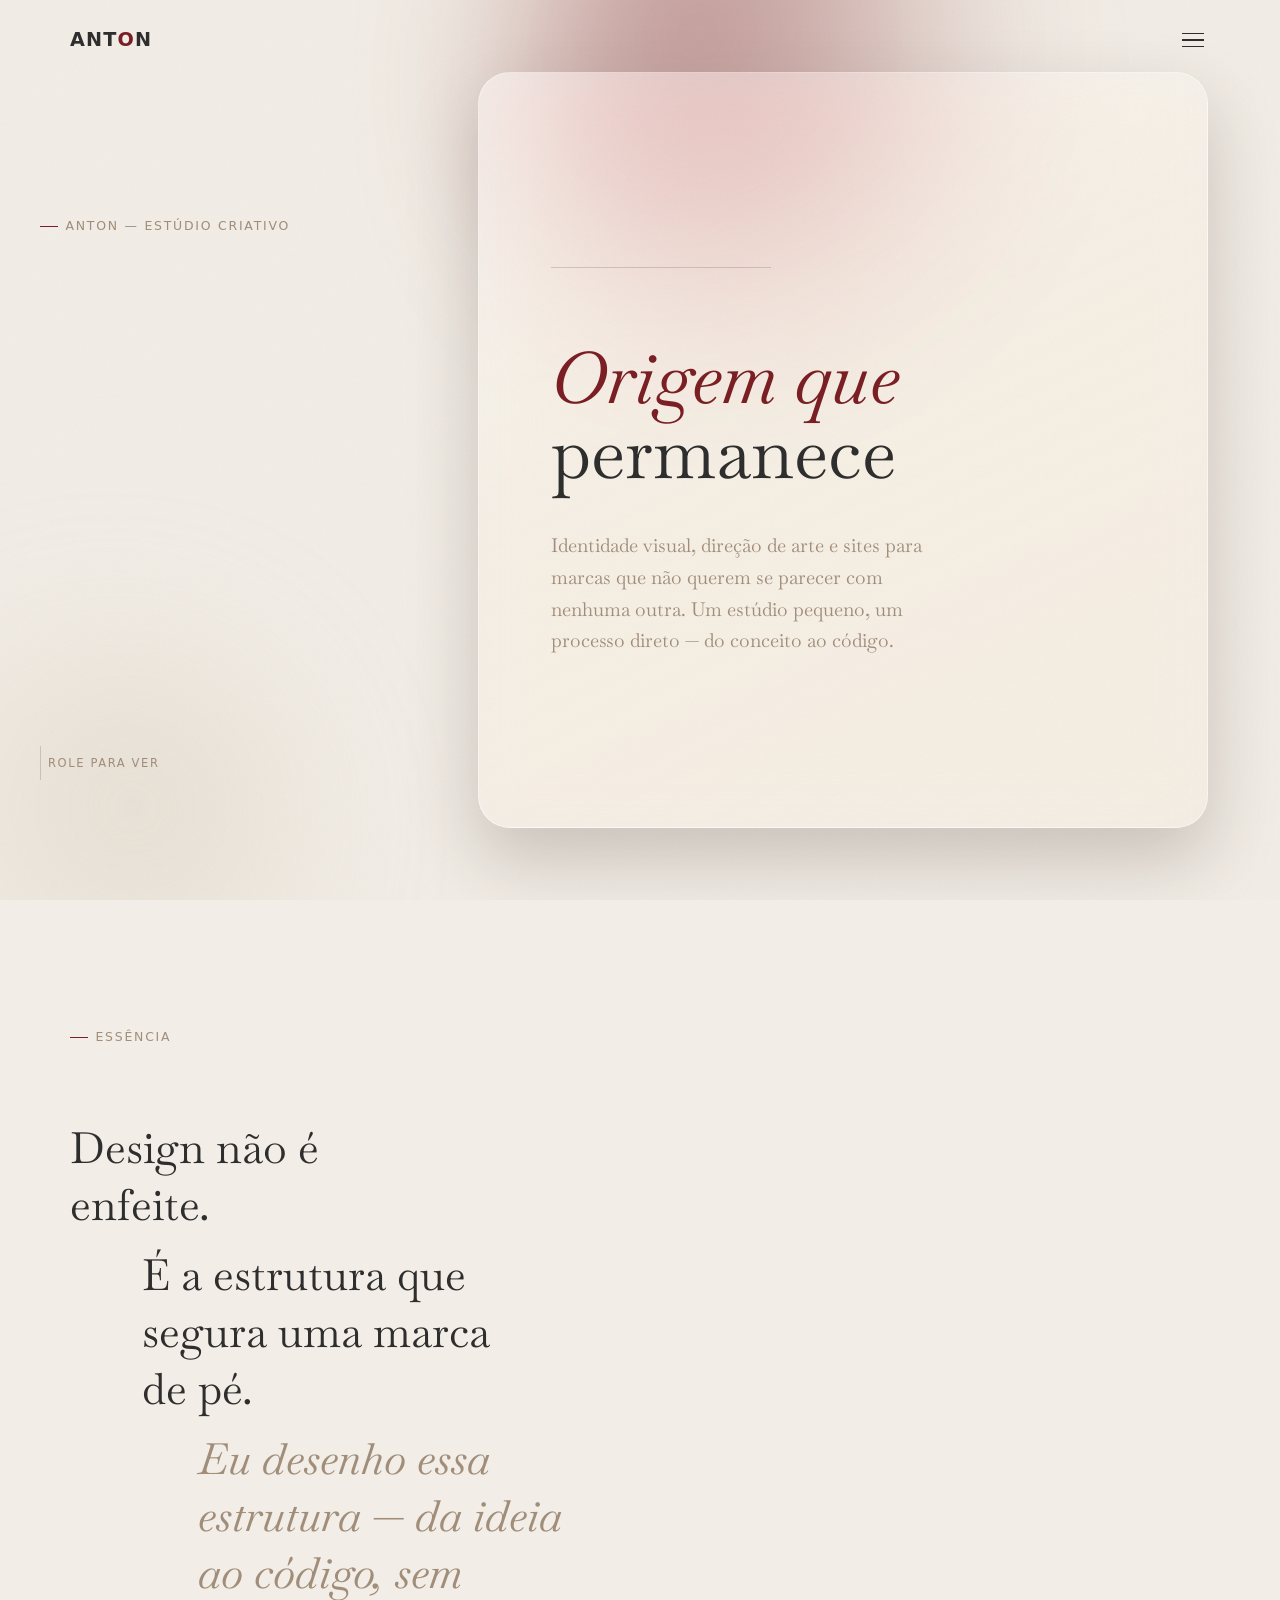
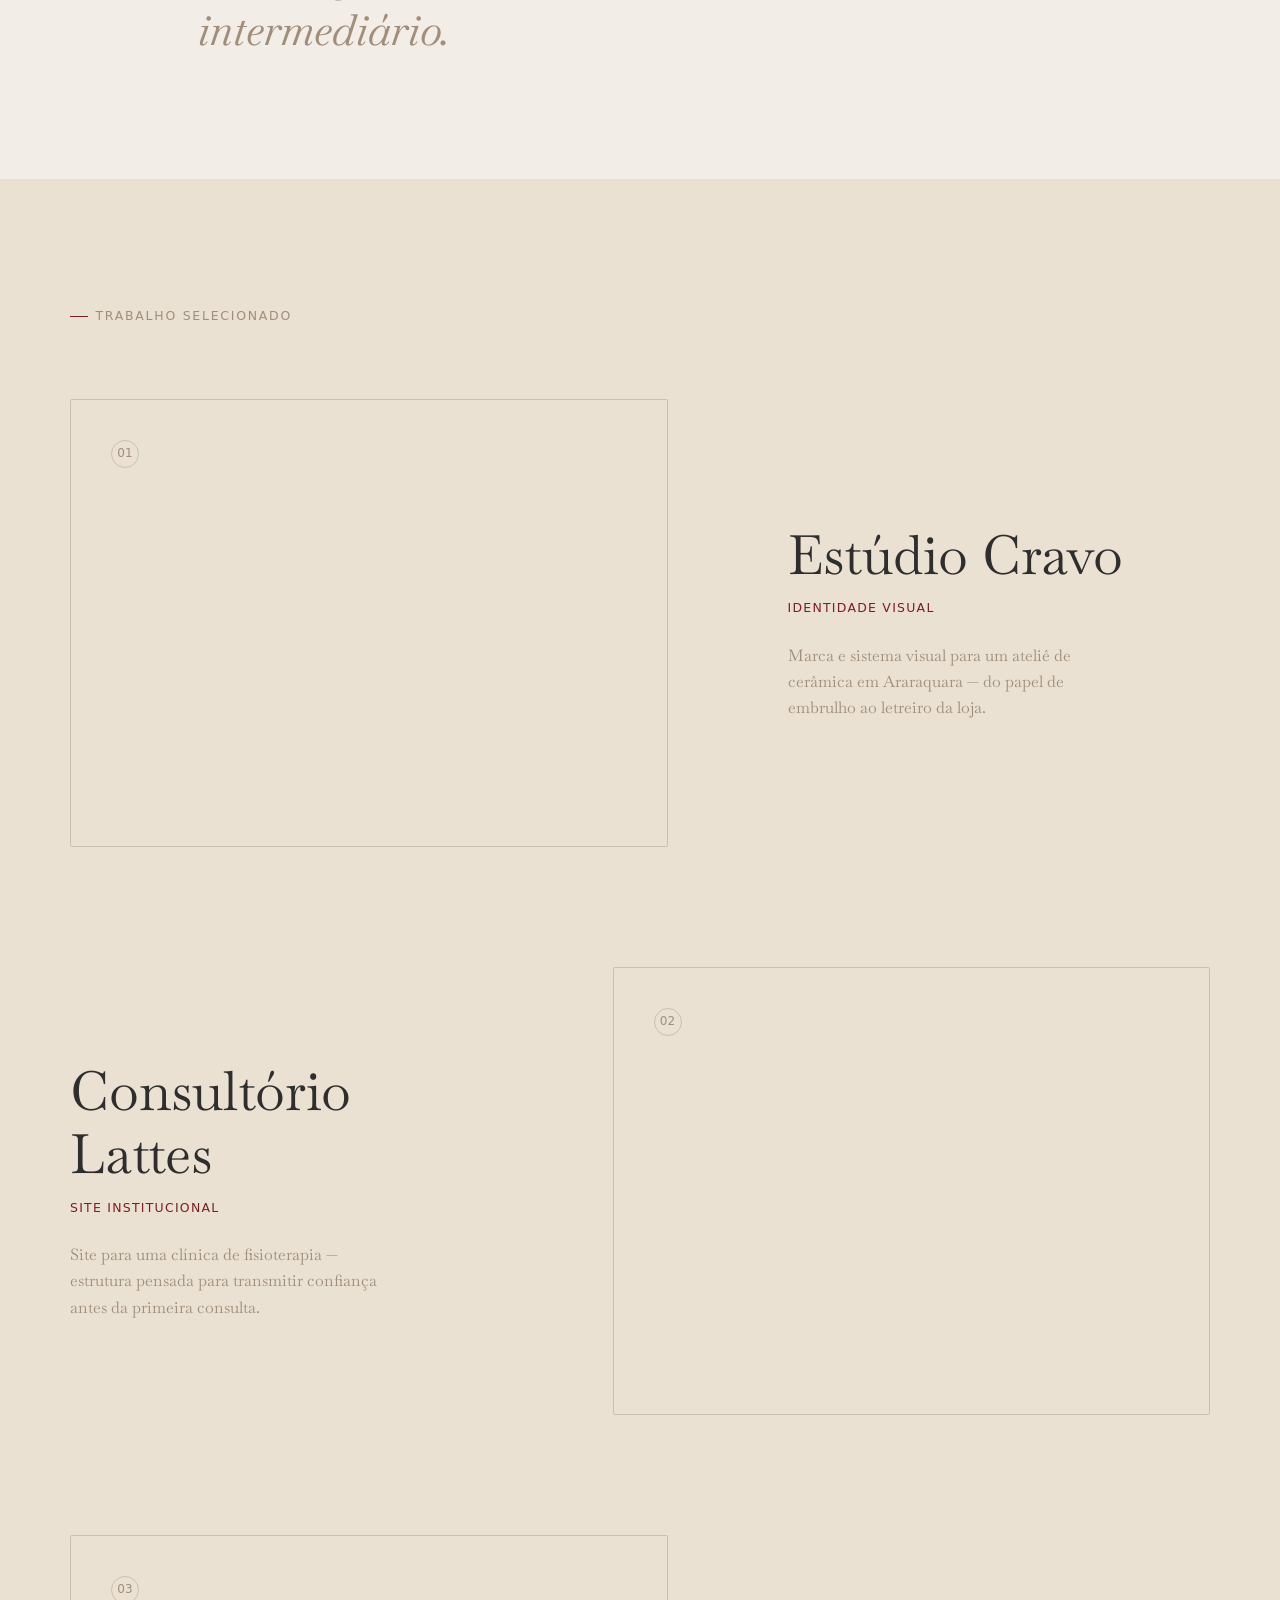
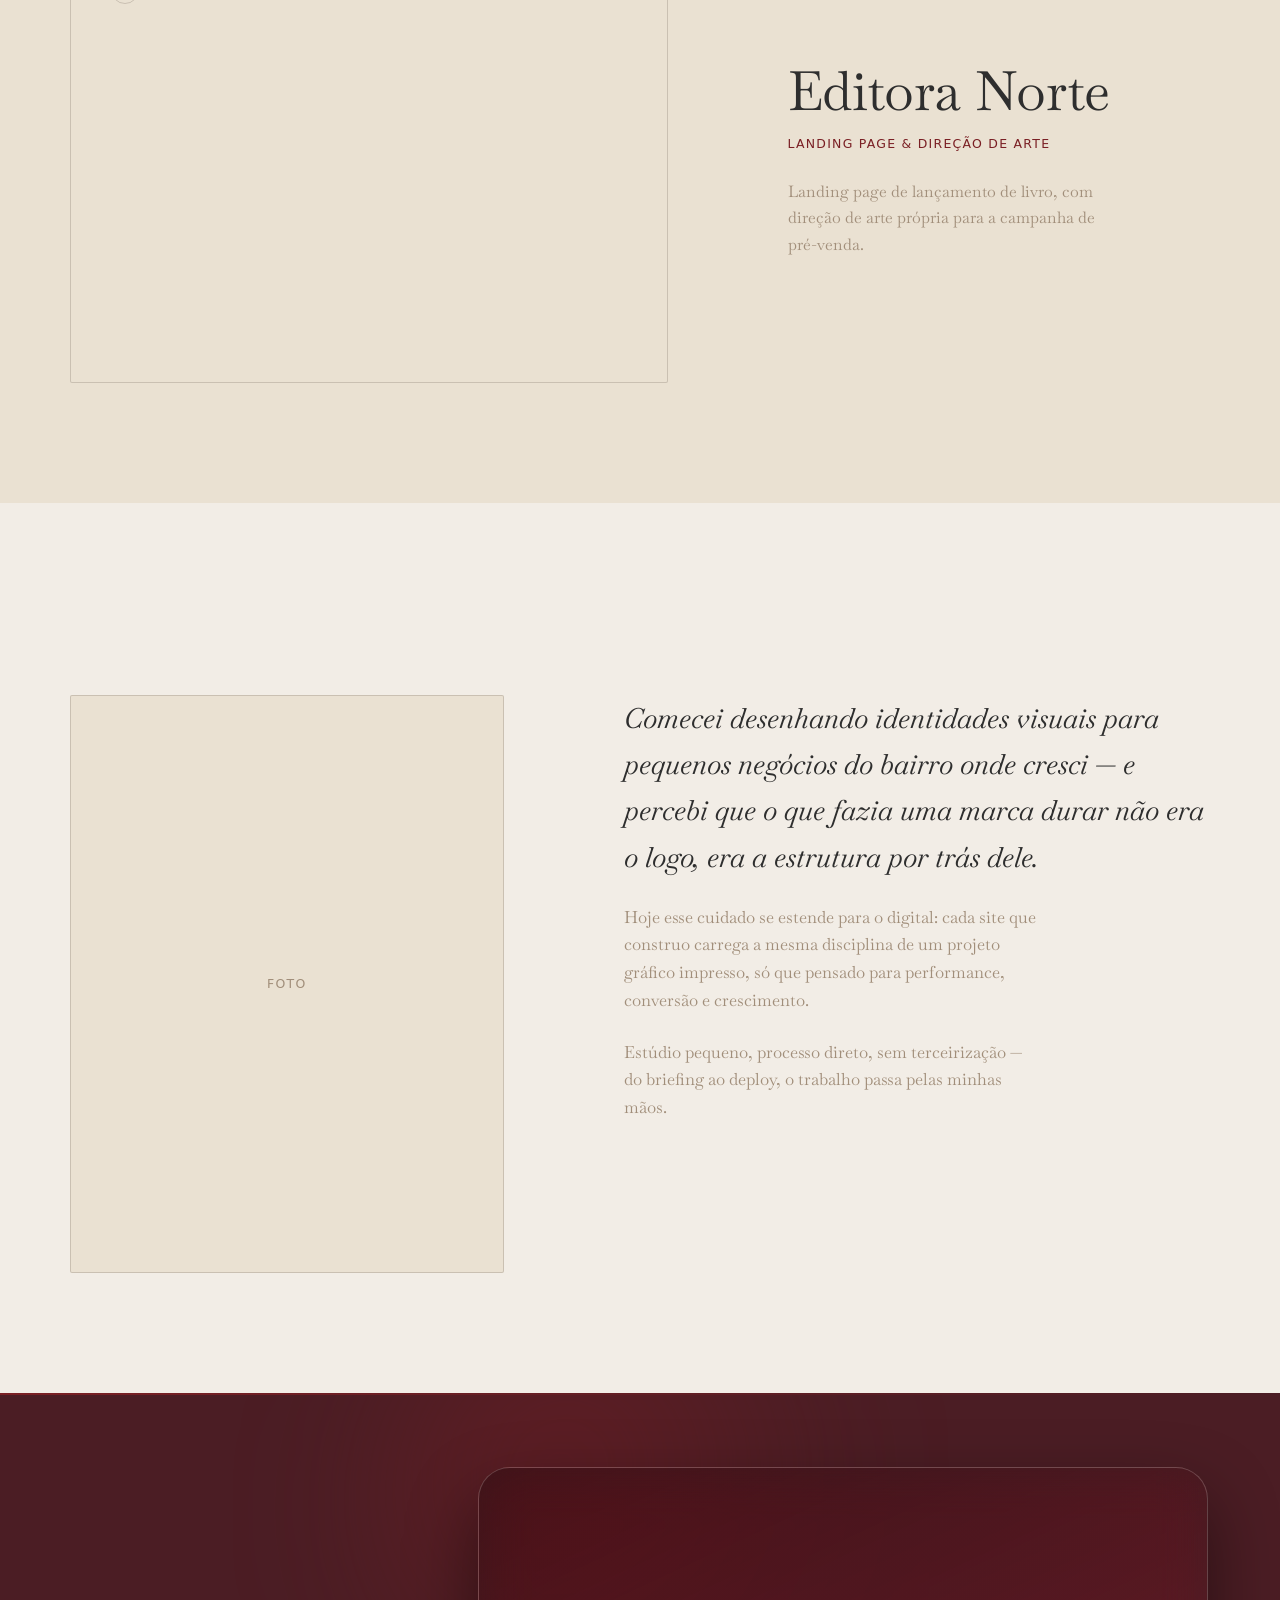
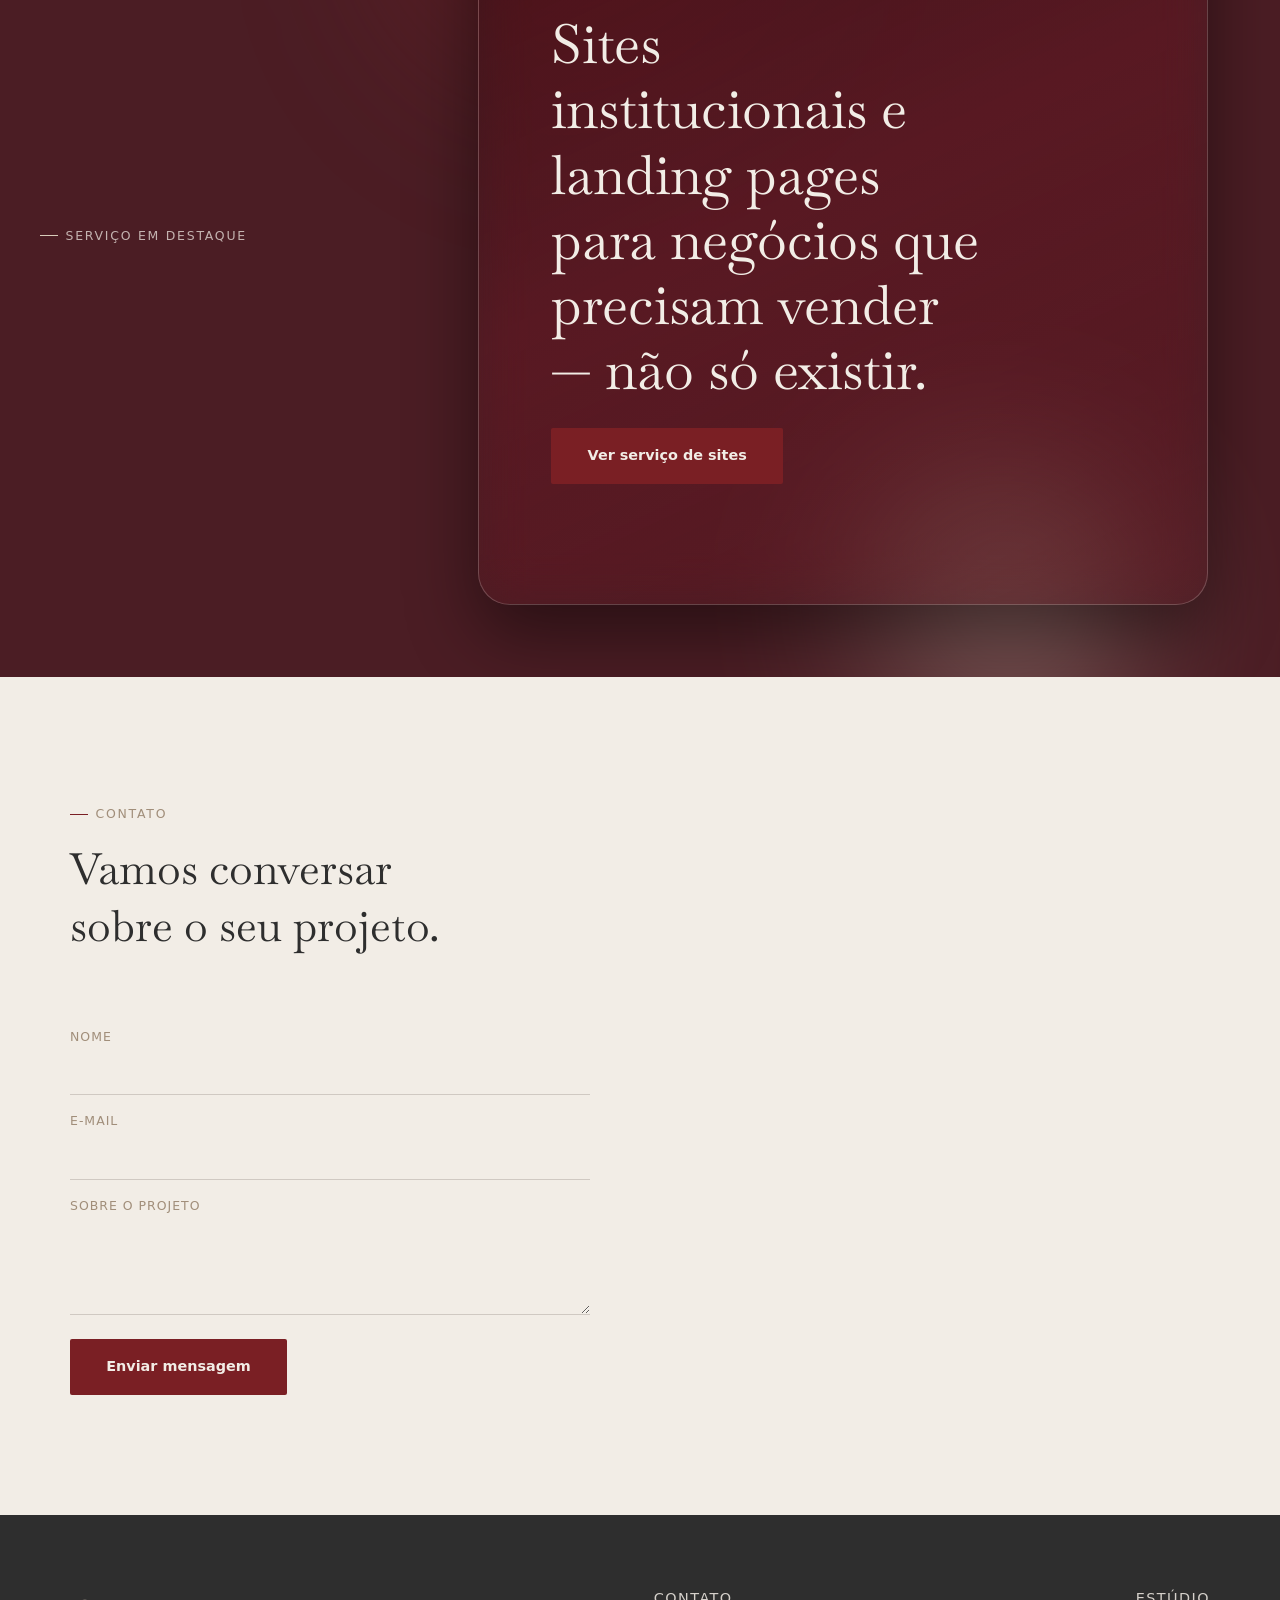
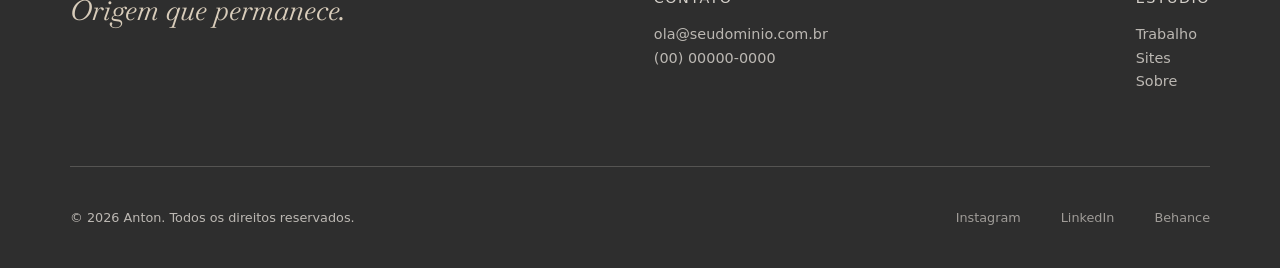
<file: index.html>
<!DOCTYPE html>
<html lang="pt-BR">
<head>
<meta charset="UTF-8">
<meta name="viewport" content="width=device-width, initial-scale=1.0">
<title>Anton — Estúdio Criativo</title>
<meta name="description" content="Anton, estúdio criativo: identidade visual, direção de arte e sites institucionais para marcas que não querem se parecer com nenhuma outra.">
<link rel="preconnect" href="https://fonts.googleapis.com">
<link rel="preconnect" href="https://fonts.gstatic.com" crossorigin>
<link rel="preconnect" href="https://api.fontshare.com">
<link href="https://fonts.googleapis.com/css2?family=Baskervville:ital,wght@0,400;1,400&display=swap" rel="stylesheet">
<link href="https://api.fontshare.com/v2/css?f[]=switzer@400,500,600,700&display=swap" rel="stylesheet">
<link rel="stylesheet" href="style.css?v=3">
</head>
<body>

<nav class="nav nav--overlay" id="nav">
  <div class="container nav__inner">
    <a href="#top" class="nav__logo">ANT<span>O</span>N</a>
    <div class="nav__menu" id="navMenu">
      <a class="nav__link" href="#trabalho">Trabalho</a>
      <a class="nav__link" href="#sobre">Sobre</a>
      <a class="nav__link" href="sites.html">Sites</a>
      <a class="nav__cta" href="#contato">Contato</a>
    </div>
    <button class="nav__toggle" id="navToggle" aria-label="Abrir menu" aria-expanded="false">
      <span></span><span></span><span></span>
    </button>
  </div>
</nav>

<header class="hero hero--vitrine" id="top">
  <div class="blob-field" aria-hidden="true">
    <span class="blob blob--vermelho" style="width:520px; height:520px; top:-160px; right:20%;"></span>
    <span class="blob blob--areia" style="width:400px; height:400px; bottom:-140px; left:-100px;"></span>
  </div>
  <div class="hero__frame">
    <span class="eyebrow">Anton — estúdio criativo</span>
    <span class="hero__scroll-inline">Role para ver</span>
  </div>
  <div class="vitrine glass-card reveal">
    <div class="thread hero__thread thread--draw"></div>
    <h1 class="hero__title"><em>Origem que</em> <strong>permanece</strong></h1>
    <p class="hero__lead">Identidade visual, direção de arte e sites para marcas que não querem se parecer com nenhuma outra. Um estúdio pequeno, um processo direto — do conceito ao código.</p>
  </div>
</header>

<section class="section" id="essencia">
  <div class="container">
    <span class="eyebrow">Essência</span>
    <div class="essencia__stack">
      <p class="essencia__line reveal">Design não é enfeite.</p>
      <p class="essencia__line reveal">É a estrutura que segura uma marca de pé.</p>
      <p class="essencia__line essencia__line--muted reveal">Eu desenho essa estrutura — da ideia ao código, sem intermediário.</p>
    </div>
  </div>
</section>

<section class="section section--soft" id="trabalho">
  <div class="container">
    <span class="eyebrow">Trabalho selecionado</span>
    <div class="work__rows">
      <article class="work__row reveal">
        <div class="work__card glass">
          <span class="work__mark">01</span>
        </div>
        <div class="work__text">
          <h3 class="work__title">Estúdio Cravo</h3>
          <span class="work__type">Identidade visual</span>
          <p class="work__desc">Marca e sistema visual para um ateliê de cerâmica em Araraquara — do papel de embrulho ao letreiro da loja.</p>
        </div>
      </article>
      <article class="work__row reveal">
        <div class="work__card glass">
          <span class="work__mark">02</span>
        </div>
        <div class="work__text">
          <h3 class="work__title">Consultório Lattes</h3>
          <span class="work__type">Site institucional</span>
          <p class="work__desc">Site para uma clínica de fisioterapia — estrutura pensada para transmitir confiança antes da primeira consulta.</p>
        </div>
      </article>
      <article class="work__row reveal">
        <div class="work__card glass">
          <span class="work__mark">03</span>
        </div>
        <div class="work__text">
          <h3 class="work__title">Editora Norte</h3>
          <span class="work__type">Landing page &amp; direção de arte</span>
          <p class="work__desc">Landing page de lançamento de livro, com direção de arte própria para a campanha de pré-venda.</p>
        </div>
      </article>
    </div>
  </div>
</section>

<section class="section" id="sobre">
  <div class="container about__grid">
    <div class="about__photo glass">Foto</div>
    <div class="about__body">
      <p class="reveal">Comecei desenhando identidades visuais para pequenos negócios do bairro onde cresci — e percebi que o que fazia uma marca durar não era o logo, era a estrutura por trás dele.</p>
      <p class="reveal">Hoje esse cuidado se estende para o digital: cada site que construo carrega a mesma disciplina de um projeto gráfico impresso, só que pensado para performance, conversão e crescimento.</p>
      <p class="reveal">Estúdio pequeno, processo direto, sem terceirização — do briefing ao deploy, o trabalho passa pelas minhas mãos.</p>
    </div>
  </div>
</section>

<div class="thread thread--shift"></div>

<section class="section--vinho cta-band">
  <div class="blob-field" aria-hidden="true">
    <span class="blob blob--vermelho" style="width:460px; height:460px; top:-100px; left:30%;"></span>
    <span class="blob blob--areia" style="width:340px; height:340px; bottom:-120px; right:10%;"></span>
  </div>
  <div class="cta-band__frame">
    <span class="eyebrow">Serviço em destaque</span>
  </div>
  <div class="cta-band__panel glass-card glass-card--dark reveal">
    <h2 class="cta-band__title">Sites institucionais e landing pages para negócios que precisam vender — não só existir.</h2>
    <a class="btn btn--accent" style="margin-top:1.5rem; align-self:flex-start;" href="sites.html">Ver serviço de sites</a>
  </div>
</section>

<section class="section" id="contato">
  <div class="container">
    <span class="eyebrow">Contato</span>
    <h2 style="margin-top:1rem; max-width:20ch; font-family:var(--font-voice); font-size:clamp(1.6rem, 3.4vw, 2.7rem); font-weight:400; color:var(--heading); line-height:1.32;">Vamos conversar sobre o seu projeto.</h2>
    <form class="form-grid" id="contactForm">
      <div class="field">
        <label for="name">Nome</label>
        <input type="text" id="name" name="name" required>
      </div>
      <div class="field">
        <label for="email">E-mail</label>
        <input type="email" id="email" name="email" required>
      </div>
      <div class="field">
        <label for="message">Sobre o projeto</label>
        <textarea id="message" name="message" required></textarea>
      </div>
      <button type="submit" class="btn btn--accent" style="justify-self:flex-start; margin-top:0.5rem;">Enviar mensagem</button>
    </form>
  </div>
</section>

<footer class="footer">
  <div class="container">
    <div class="footer__top">
      <div>
        <p class="footer__signature">Origem que permanece.</p>
      </div>
      <div class="footer__contact">
        <p class="footer__col-title">Contato</p>
        <p><a href="mailto:ola@seudominio.com.br">ola@seudominio.com.br</a></p>
        <p><a href="tel:+5500000000000">(00) 00000-0000</a></p>
      </div>
      <div class="footer__contact">
        <p class="footer__col-title">Est&uacute;dio</p>
        <p><a href="#trabalho">Trabalho</a></p>
        <p><a href="sites.html">Sites</a></p>
        <p><a href="#sobre">Sobre</a></p>
      </div>
    </div>
    <div class="footer__bottom">
      <span>&copy; <span id="year"></span> Anton. Todos os direitos reservados.</span>
      <div class="footer__socials">
        <a href="#">Instagram</a>
        <a href="#">LinkedIn</a>
        <a href="#">Behance</a>
      </div>
    </div>
  </div>
</footer>

<script src="script.js"></script>
</body>
</html>
</file>
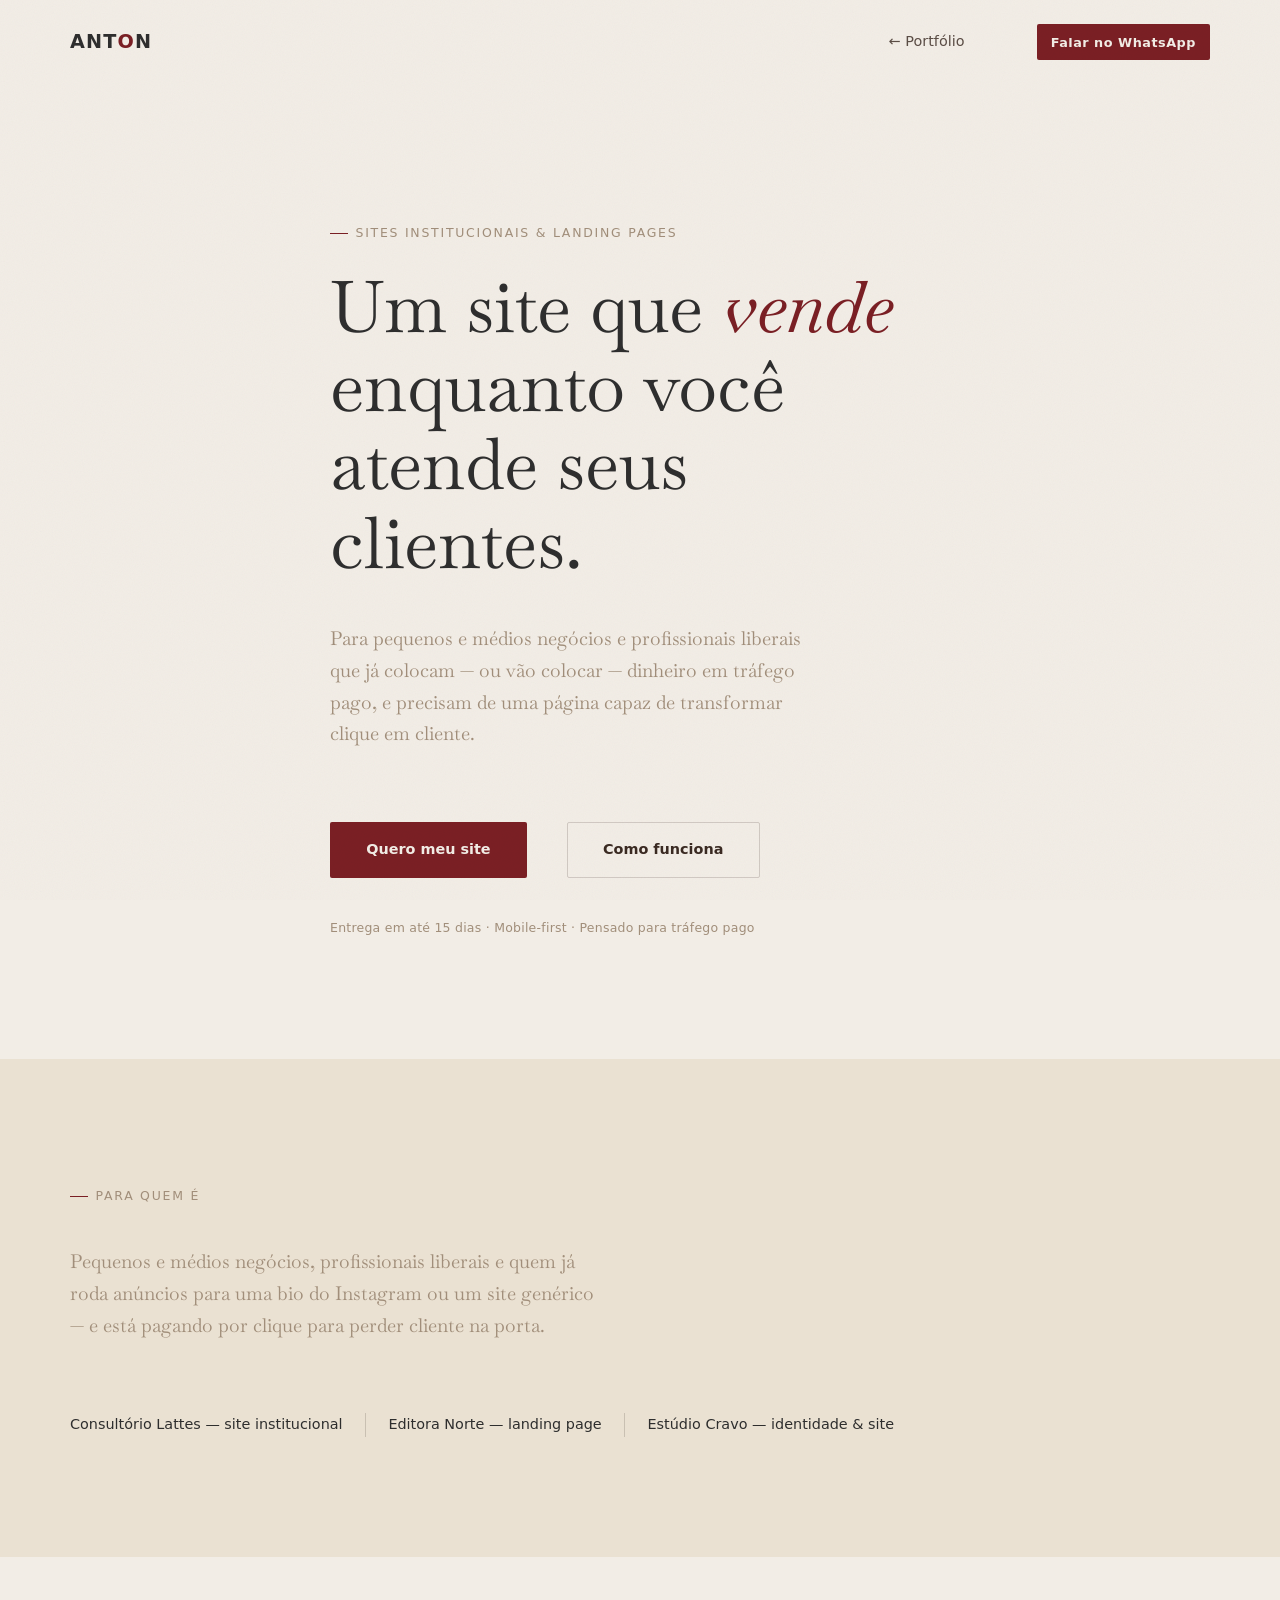
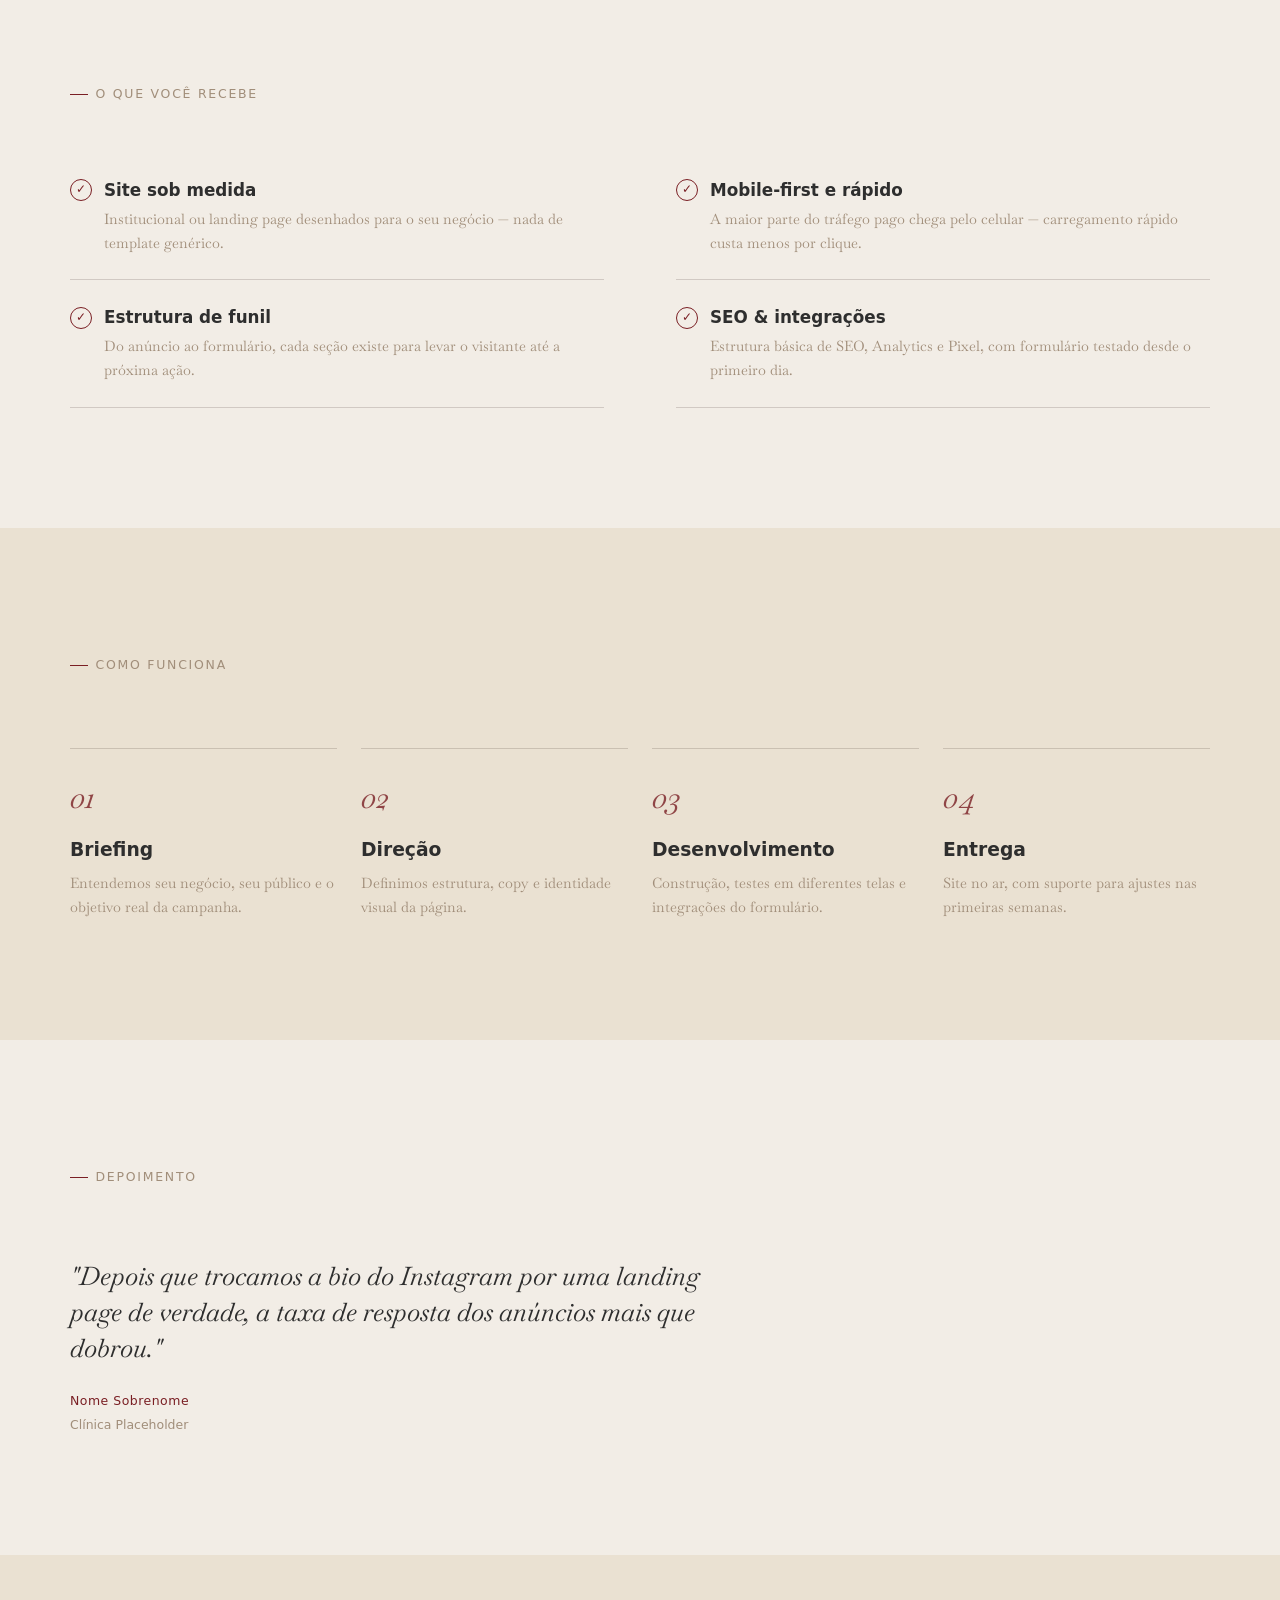
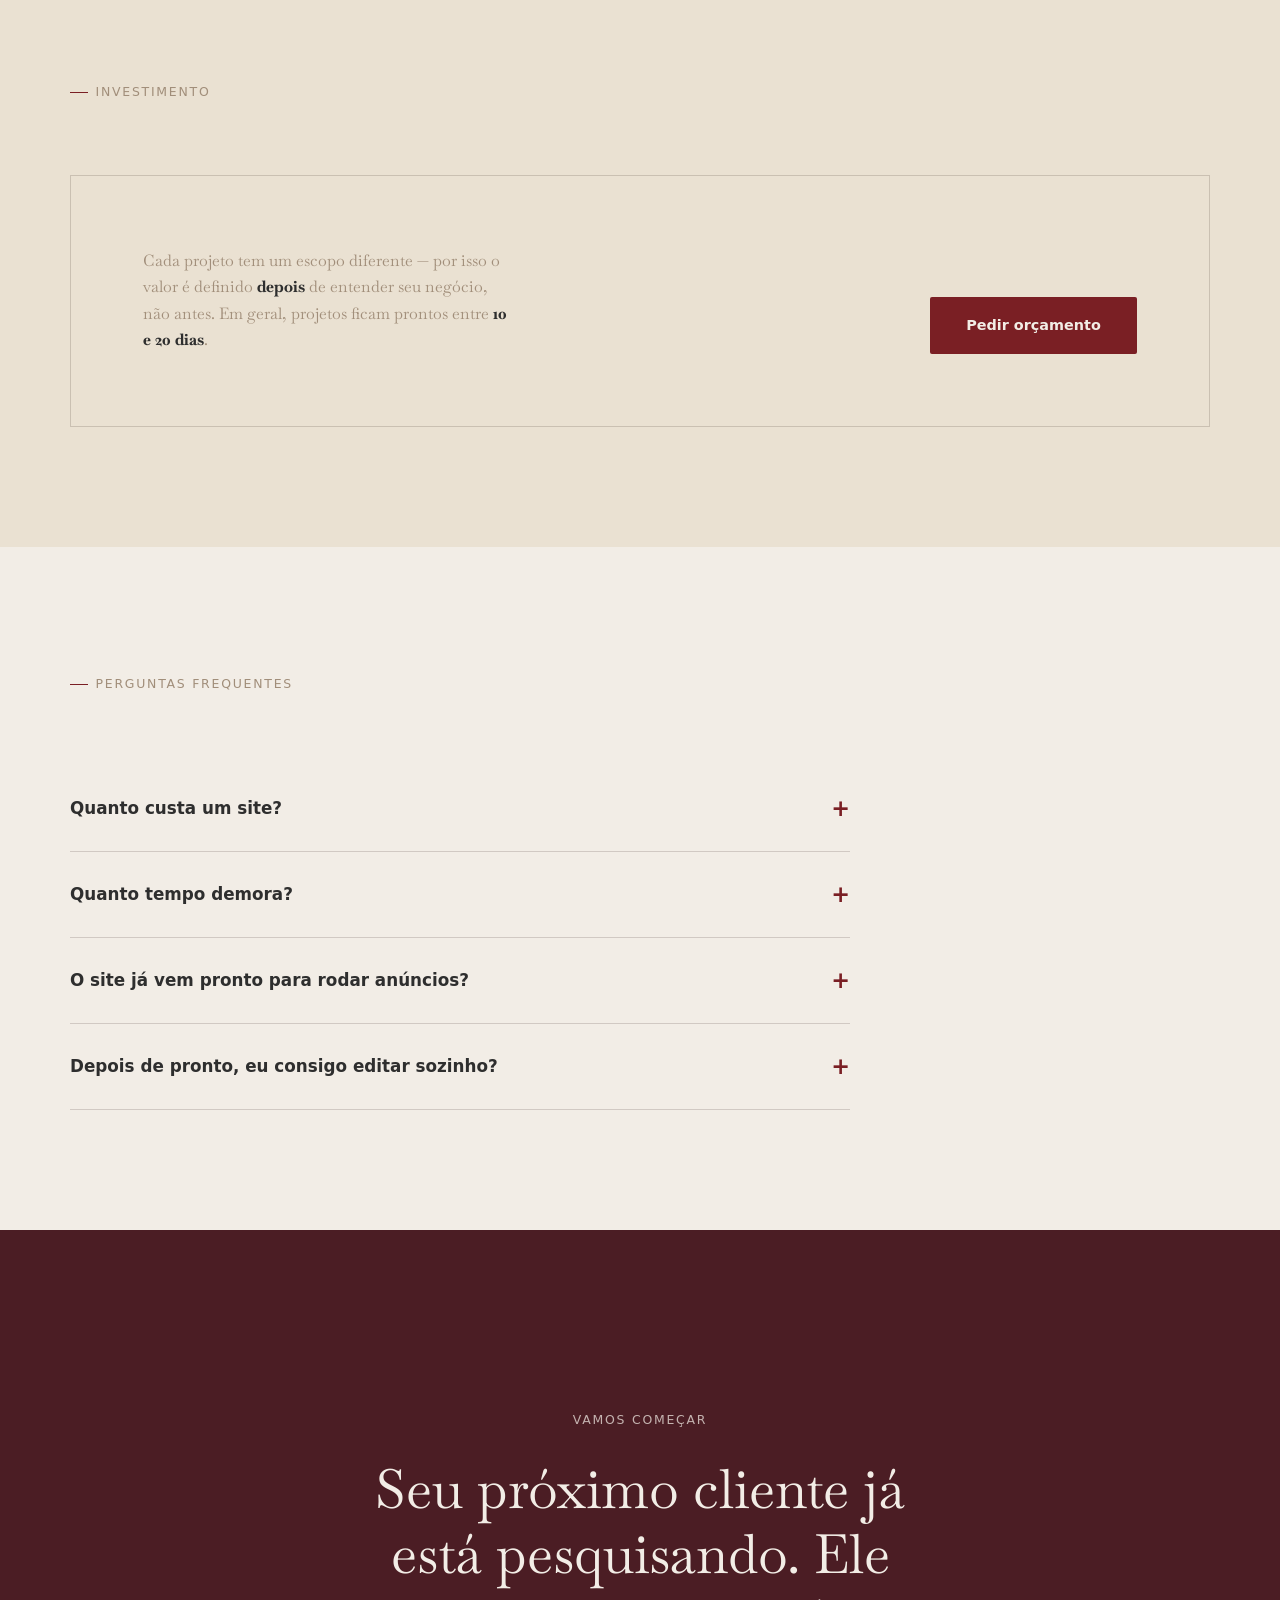
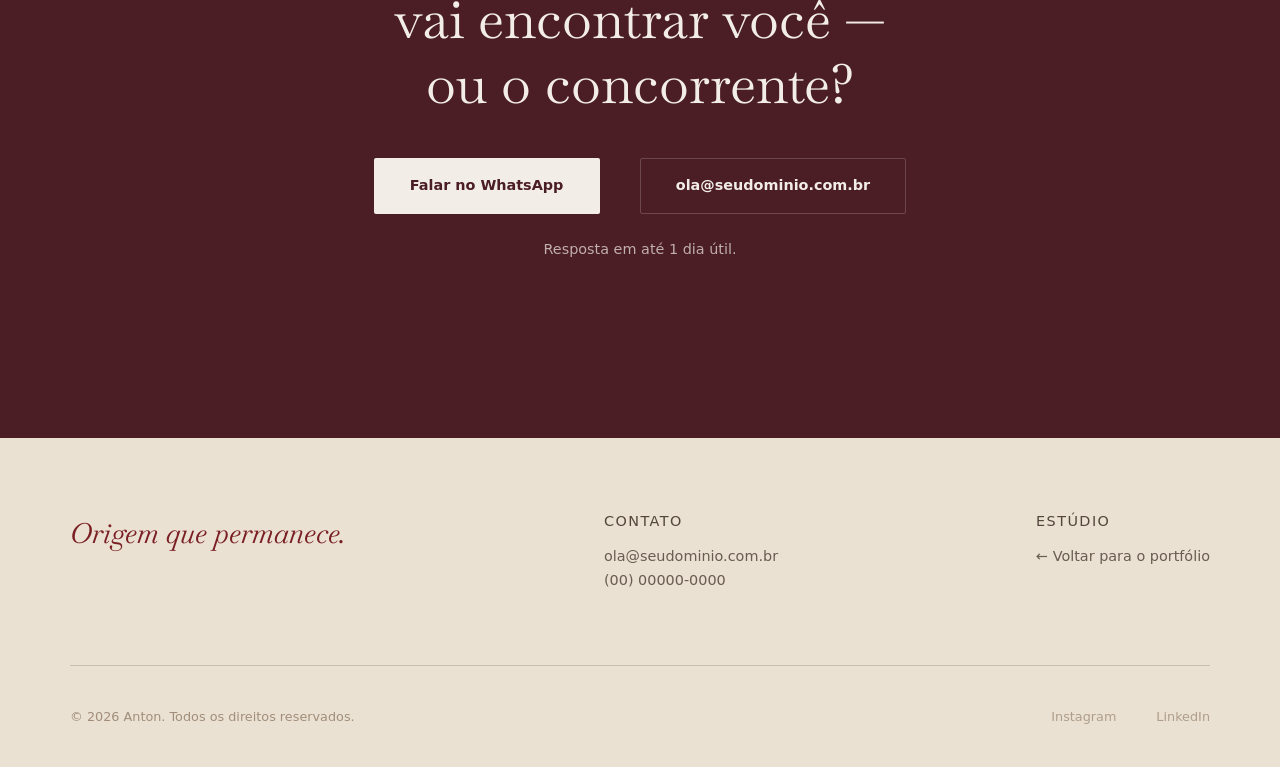
<file: sites.html>
<!DOCTYPE html>
<html lang="pt-BR">
<head>
<meta charset="UTF-8">
<meta name="viewport" content="width=device-width, initial-scale=1.0">
<title>Sites institucionais e landing pages — Anton</title>
<meta name="description" content="Sites institucionais e landing pages para pequenos e médios negócios e profissionais liberais, pensados para funil de tráfego pago.">
<link rel="preconnect" href="https://fonts.googleapis.com">
<link rel="preconnect" href="https://fonts.gstatic.com" crossorigin>
<link rel="preconnect" href="https://api.fontshare.com">
<link href="https://fonts.googleapis.com/css2?family=Baskervville:ital,wght@0,400;1,400&display=swap" rel="stylesheet">
<link href="https://api.fontshare.com/v2/css?f[]=switzer@400,500,600,700&display=swap" rel="stylesheet">
<link rel="stylesheet" href="style.css?v=3">
</head>
<body>

<nav class="nav nav--funnel" id="nav">
  <div class="container nav__inner">
    <a href="index.html" class="nav__logo">ANT<span>O</span>N</a>
    <div class="nav__menu" id="navMenu">
      <a class="nav__link" href="index.html">&larr; Portfólio</a>
      <a class="nav__cta" href="#contato">Falar no WhatsApp</a>
    </div>
    <button class="nav__toggle" id="navToggle" aria-label="Abrir menu" aria-expanded="false">
      <span></span><span></span><span></span>
    </button>
  </div>
</nav>

<header class="funnel-hero" id="top">
  <div class="container funnel-hero__content">
    <span class="eyebrow">Sites institucionais &amp; landing pages</span>
    <h1 class="funnel-hero__title">Um site que <em>vende</em> enquanto você atende seus clientes.</h1>
    <p class="funnel-hero__lead">Para pequenos e médios negócios e profissionais liberais que já colocam — ou vão colocar — dinheiro em tráfego pago, e precisam de uma página capaz de transformar clique em cliente.</p>
    <div class="funnel-hero__actions">
      <a class="btn btn--accent" href="#contato">Quero meu site</a>
      <a class="btn btn--outline" href="#como-funciona">Como funciona</a>
    </div>
    <p class="funnel-hero__trust">Entrega em até 15 dias · Mobile-first · Pensado para tráfego pago</p>
  </div>
</header>

<section class="section section--soft" id="prova">
  <div class="container">
    <span class="eyebrow">Para quem é</span>
    <p class="proof-line">Pequenos e médios negócios, profissionais liberais e quem já roda anúncios para uma bio do Instagram ou um site genérico — e está pagando por clique para perder cliente na porta.</p>
    <div class="proof-cases">
      <a href="index.html#trabalho">Consultório Lattes — site institucional</a>
      <a href="index.html#trabalho">Editora Norte — landing page</a>
      <a href="index.html#trabalho">Estúdio Cravo — identidade &amp; site</a>
    </div>
  </div>
</section>

<section class="section" id="o-que-inclui">
  <div class="container">
    <span class="eyebrow">O que você recebe</span>
    <div class="checklist">
      <div class="checklist__item reveal">
        <span class="checklist__icon">&check;</span>
        <div><strong>Site sob medida</strong><p>Institucional ou landing page desenhados para o seu negócio — nada de template genérico.</p></div>
      </div>
      <div class="checklist__item reveal">
        <span class="checklist__icon">&check;</span>
        <div><strong>Mobile-first e rápido</strong><p>A maior parte do tráfego pago chega pelo celular — carregamento rápido custa menos por clique.</p></div>
      </div>
      <div class="checklist__item reveal">
        <span class="checklist__icon">&check;</span>
        <div><strong>Estrutura de funil</strong><p>Do anúncio ao formulário, cada seção existe para levar o visitante até a próxima ação.</p></div>
      </div>
      <div class="checklist__item reveal">
        <span class="checklist__icon">&check;</span>
        <div><strong>SEO &amp; integrações</strong><p>Estrutura básica de SEO, Analytics e Pixel, com formulário testado desde o primeiro dia.</p></div>
      </div>
    </div>
  </div>
</section>

<section class="section section--soft" id="como-funciona">
  <div class="container">
    <span class="eyebrow">Como funciona</span>
    <div class="steps">
      <div class="step reveal">
        <span class="step__num">01</span>
        <h3 class="step__title">Briefing</h3>
        <p>Entendemos seu negócio, seu público e o objetivo real da campanha.</p>
      </div>
      <div class="step reveal">
        <span class="step__num">02</span>
        <h3 class="step__title">Direção</h3>
        <p>Definimos estrutura, copy e identidade visual da página.</p>
      </div>
      <div class="step reveal">
        <span class="step__num">03</span>
        <h3 class="step__title">Desenvolvimento</h3>
        <p>Construção, testes em diferentes telas e integrações do formulário.</p>
      </div>
      <div class="step reveal">
        <span class="step__num">04</span>
        <h3 class="step__title">Entrega</h3>
        <p>Site no ar, com suporte para ajustes nas primeiras semanas.</p>
      </div>
    </div>
  </div>
</section>

<section class="section" id="depoimento">
  <div class="container">
    <span class="eyebrow">Depoimento</span>
    <div class="testimonial reveal">
      <p class="testimonial__quote">"Depois que trocamos a bio do Instagram por uma landing page de verdade, a taxa de resposta dos anúncios mais que dobrou."</p>
      <p class="testimonial__author">Nome Sobrenome <span>Clínica Placeholder</span></p>
    </div>
  </div>
</section>

<section class="section section--soft" id="investimento">
  <div class="container">
    <span class="eyebrow">Investimento</span>
    <div class="pricing reveal">
      <p class="pricing__text">Cada projeto tem um escopo diferente — por isso o valor é definido <strong>depois</strong> de entender seu negócio, não antes. Em geral, projetos ficam prontos entre <strong>10 e 20 dias</strong>.</p>
      <a class="btn btn--accent" href="#contato">Pedir orçamento</a>
    </div>
  </div>
</section>

<section class="section" id="faq">
  <div class="container">
    <span class="eyebrow">Perguntas frequentes</span>
    <div class="faq">
      <details class="faq__item">
        <summary>Quanto custa um site?</summary>
        <p>Depende do escopo — institucional simples, landing page única ou um projeto com múltiplas páginas têm investimentos diferentes. Você recebe uma proposta fechada depois do briefing.</p>
      </details>
      <details class="faq__item">
        <summary>Quanto tempo demora?</summary>
        <p>Em geral entre 10 e 20 dias, contando briefing, direção de arte, desenvolvimento e ajustes finais.</p>
      </details>
      <details class="faq__item">
        <summary>O site já vem pronto para rodar anúncios?</summary>
        <p>Sim. A estrutura é pensada desde o início para tráfego pago, com integração de Pixel/Analytics e formulário testado.</p>
      </details>
      <details class="faq__item">
        <summary>Depois de pronto, eu consigo editar sozinho?</summary>
        <p>Textos e imagens simples sim, com uma orientação rápida na entrega. Mudanças de estrutura ficam por nossa conta no suporte pós-entrega.</p>
      </details>
    </div>
  </div>
</section>

<section class="section section--vinho final-cta" id="contato">
  <div class="container">
    <span class="eyebrow">Vamos começar</span>
    <h2 class="final-cta__title">Seu próximo cliente já está pesquisando. Ele vai encontrar você — ou o concorrente?</h2>
    <div class="final-cta__actions">
      <a class="btn btn--paper" href="https://wa.me/5500000000000" target="_blank" rel="noopener">Falar no WhatsApp</a>
      <a class="btn btn--outline" href="mailto:ola@seudominio.com.br">ola@seudominio.com.br</a>
    </div>
    <p class="final-cta__note">Resposta em até 1 dia útil.</p>
  </div>
</section>

<footer class="footer footer--light">
  <div class="container">
    <div class="footer__top">
      <div>
        <p class="footer__signature">Origem que permanece.</p>
      </div>
      <div class="footer__contact">
        <p class="footer__col-title">Contato</p>
        <p><a href="mailto:ola@seudominio.com.br">ola@seudominio.com.br</a></p>
        <p><a href="tel:+5500000000000">(00) 00000-0000</a></p>
      </div>
      <div class="footer__contact">
        <p class="footer__col-title">Est&uacute;dio</p>
        <p><a href="index.html">&larr; Voltar para o portfólio</a></p>
      </div>
    </div>
    <div class="footer__bottom">
      <span>&copy; <span id="year"></span> Anton. Todos os direitos reservados.</span>
      <div class="footer__socials">
        <a href="#">Instagram</a>
        <a href="#">LinkedIn</a>
      </div>
    </div>
  </div>
</footer>

<script src="script.js"></script>
</body>
</html>
</file>
<file: style.css>
/* ============================================================
   ANTON — ESTÚDIO CRIATIVO
   Paleta oficial (brand board):
     --vermelho  #7A1F24  acento — identidade / registro "ateliê"
     --vinho     #4B1D24  fundo escuro — o momento exato da oferta/pedido
     --cafe      #3A2A22  texto principal sobre fundo claro
     --bege      #A18E7A  texto secundário / bordas
     --areia     #D8CCBA  painéis sobre fundo claro
     --linho     #F2EDE6  fundo principal (claro, quente)
     --grafite   #2E2E2E  rodapé / chrome estrutural
   Tipografia: Switzer (estrutura) + Baskervville (voz, sem bold real).

   DUAS PÁGINAS, DOIS REGISTROS DELIBERADOS:
   - index.html  = identidade, criativa, foge do padrão. O vidro aqui é
     conceito de VITRINE — a frase da marca vista através de um painel de
     vidro assimétrico, não um card de UI centralizado. Nav também foge do
     padrão: sem barra horizontal, só marca + gatilho de menu em tela cheia.
   - sites.html  = landing de funil, minimalista e direta. SEM vidro, sem
     blobs — menos seções, mais espaço em branco. O vinho aparece só UMA
     vez, no CTA final: é o momento exato do pedido, em toda a página.
   ============================================================ */

*, *::before, *::after { box-sizing: border-box; margin: 0; padding: 0; }

:root {
  --vermelho: #7A1F24;
  --vinho:    #4B1D24;
  --cafe:     #3A2A22;
  --bege:     #A18E7A;
  --areia:    #D8CCBA;
  --linho:    #F2EDE6;
  --grafite:  #2E2E2E;

  --bg:        var(--linho);
  --bg-soft:   #EAE1D2;
  --text:      var(--cafe);
  --text-soft: var(--bege);
  --heading:   var(--grafite);
  --line:      rgba(58, 42, 34, 0.18);

  --accent:       var(--vermelho);
  --accent-hover: #8F272D;
  --accent-soft:  rgba(122, 31, 36, 0.1);
  --accent-on-dark: var(--areia);

  --dark:       var(--vinho);
  --dark-soft:  #63313D;
  --dark-text:  var(--linho);
  --dark-muted: rgba(242, 237, 230, 0.72);
  --dark-line:  rgba(242, 237, 230, 0.2);

  --chrome: var(--grafite);

  --font-struct: 'Switzer', system-ui, -apple-system, sans-serif;
  --font-voice:  'Baskervville', Georgia, 'Times New Roman', serif;

  --space-3xs: 0.375rem;
  --space-2xs: 0.75rem;
  --space-xs:  1rem;
  --space-sm:  1.5rem;
  --space-md:  2.5rem;
  --space-lg:  4.5rem;
  --space-xl:  7.5rem;
  --space-2xl: 11rem;

  --fs-hero: clamp(2.5rem, 5.6vw, 4.75rem);
  --fs-h2:   clamp(2rem, 4.4vw, 3.4rem);
  --fs-h3:   clamp(1.3rem, 2.2vw, 1.75rem);
  --fs-lead: clamp(1.05rem, 1.5vw, 1.25rem);
  --fs-body: 1.05rem;
  --fs-small: 0.9rem;
  --fs-label: 0.78rem;

  --radius: 2px;
  --radius-lg: 2px;
  --radius-card: clamp(20px, 3vw, 32px);
  --ease: cubic-bezier(0.25, 0.46, 0.45, 0.94);
  --transition: 0.4s var(--ease);

  --glass-blur: blur(24px) saturate(160%);
  --glass-bg: linear-gradient(155deg, rgba(255,255,255,0.5), rgba(255,255,255,0.14) 40%, rgba(255,255,255,0.06));
  --glass-border: rgba(255, 255, 255, 0.45);
  --glass-shadow: 0 30px 70px rgba(58, 42, 34, 0.22);
  --glass-bg-dark: linear-gradient(155deg, rgba(40,16,20,0.6), rgba(75,29,36,0.36) 45%, rgba(75,29,36,0.55));
  --glass-border-dark: rgba(242, 237, 230, 0.22);
  --glass-shadow-dark: 0 30px 70px rgba(0, 0, 0, 0.45);
}

html { scroll-behavior: smooth; font-size: 16px; }

body {
  font-family: var(--font-voice);
  background: var(--bg);
  color: var(--text);
  line-height: 1.65;
  overflow-x: hidden;
  -webkit-font-smoothing: antialiased;
  position: relative;
}

body::before {
  content: '';
  position: fixed;
  inset: 0;
  z-index: 500;
  pointer-events: none;
  opacity: 0.045;
  mix-blend-mode: multiply;
  background-image: url("data:image/svg+xml,%3Csvg xmlns='http://www.w3.org/2000/svg' width='180' height='180'%3E%3Cfilter id='n'%3E%3CfeTurbulence type='fractalNoise' baseFrequency='0.9' numOctaves='2' stitchTiles='stitch'/%3E%3C/filter%3E%3Crect width='100%25' height='100%25' filter='url(%23n)'/%3E%3C/svg%3E");
}

a { color: inherit; text-decoration: none; }
img { display: block; max-width: 100%; }
ul { list-style: none; }
button { font: inherit; cursor: pointer; }

.container {
  width: 100%;
  max-width: 1220px;
  margin: 0 auto;
  padding: 0 var(--space-md);
  position: relative;
  z-index: 1;
}
@media (max-width: 640px) { .container { padding: 0 var(--space-sm); } }

:focus-visible { outline: 2px solid var(--accent); outline-offset: 3px; }

@media (prefers-reduced-motion: reduce) {
  *, *::before, *::after {
    animation-duration: 0.01ms !important;
    animation-iteration-count: 1 !important;
    transition-duration: 0.01ms !important;
    scroll-behavior: auto !important;
  }
}

/* ── EYEBROW ── */
.eyebrow {
  display: inline-flex; align-items: center; gap: 0.6em;
  font-family: var(--font-struct); font-weight: 500;
  font-size: var(--fs-label); letter-spacing: 0.14em; text-transform: uppercase;
  color: var(--text-soft);
}
.eyebrow::before { content: ''; width: 18px; height: 1px; background: var(--accent); }
.section--vinho .eyebrow { color: var(--dark-muted); }
.section--vinho .eyebrow::before { background: var(--accent-on-dark); }

/* ── LINHA ── */
.thread { height: 1px; width: 100%; background: var(--line); transform-origin: left; }
.thread--draw { animation: draw-line 1.1s var(--ease) 0.3s both; }
.thread--shift { height: 2px; background: linear-gradient(90deg, var(--accent), var(--dark)); }
@keyframes draw-line { from { transform: scaleX(0); } to { transform: scaleX(1); } }

/* ── REVEAL ── */
.reveal { opacity: 0; transform: translateY(24px); transition: opacity 0.7s ease, transform 0.7s ease; }
.reveal.is-visible { opacity: 1; transform: translateY(0); }

/* ── PAINEL — cartão quieto (funcional) ── */
.glass { background: var(--bg-soft); border: 1px solid var(--line); }
.glass--dark { background: var(--dark-soft); border: 1px solid var(--dark-line); }

/* ── VITRINE — vidro de destaque, só no index.html ── */
.blob-field { position: absolute; inset: 0; overflow: hidden; z-index: 0; pointer-events: none; }
.blob { position: absolute; border-radius: 50%; filter: blur(80px); }
.blob--vermelho { background: radial-gradient(circle at 35% 35%, var(--vermelho), transparent 72%); opacity: 0.5; }
.blob--areia    { background: radial-gradient(circle at 60% 40%, var(--areia), transparent 72%); opacity: 0.55; }

.glass-card {
  position: relative; z-index: 1;
  border-radius: var(--radius-card);
  border: 1px solid var(--glass-border);
  background: var(--glass-bg);
  -webkit-backdrop-filter: var(--glass-blur);
  backdrop-filter: var(--glass-blur);
  box-shadow: var(--glass-shadow);
}
.glass-card--dark {
  border-color: var(--glass-border-dark);
  background: var(--glass-bg-dark);
  box-shadow: var(--glass-shadow-dark);
}

/* ── NAV ── */
.nav {
  position: fixed; top: 0; left: 0; right: 0; z-index: 100;
  padding: var(--space-sm) 0;
  background: transparent; border-bottom: 1px solid transparent;
  transition: background var(--transition), border-color var(--transition), padding var(--transition);
}
.nav.scrolled { background: var(--linho); border-bottom-color: var(--line); padding: var(--space-2xs) 0; }
.nav__inner { display: flex; align-items: center; justify-content: space-between; gap: var(--space-md); }
.nav__logo { font-family: var(--font-struct); font-weight: 700; font-size: 1.2rem; letter-spacing: 0.06em; color: var(--heading); }
.nav__logo span { color: var(--accent); }
.nav__menu { display: flex; align-items: center; gap: var(--space-lg); }
.nav__link { font-family: var(--font-struct); font-size: var(--fs-small); color: var(--text); opacity: 0.82; transition: opacity var(--transition); }
.nav__link:hover { opacity: 1; }
.nav__cta {
  display: inline-flex; align-items: center; gap: 0.5em;
  font-family: var(--font-struct); font-weight: 600; font-size: 0.8rem; letter-spacing: 0.04em;
  color: var(--dark-text); background: var(--accent);
  padding: 0.6em 1.1em; border-radius: var(--radius);
  transition: transform var(--transition), background var(--transition);
}
.nav__cta:hover { transform: translateY(-2px); background: var(--accent-hover); }
.nav__toggle { display: none; flex-direction: column; gap: 5px; background: none; border: none; padding: 0.4rem; }
.nav__toggle span { width: 22px; height: 1.5px; background: var(--heading); transition: transform var(--transition), opacity var(--transition); }
.nav__toggle.is-open span:nth-child(1) { transform: translateY(6.5px) rotate(45deg); }
.nav__toggle.is-open span:nth-child(2) { opacity: 0; }
.nav__toggle.is-open span:nth-child(3) { transform: translateY(-6.5px) rotate(-45deg); }

@media (max-width: 800px) {
  .nav__toggle { display: flex; }
  .nav__menu {
    position: fixed; top: 0; right: 0; height: 100vh; width: min(78vw, 340px);
    background: var(--linho);
    flex-direction: column; align-items: flex-start; justify-content: center;
    gap: var(--space-md); padding: var(--space-lg);
    transform: translateX(100%); transition: transform var(--transition);
    border-left: 1px solid var(--line);
  }
  .nav__menu.is-open { transform: translateX(0); }
}

/* nav--overlay (index.html): sem barra horizontal em nenhum tamanho — só
   marca + gatilho, o menu é sempre tela cheia. Foge do padrão nav+links. */
.nav--overlay .nav__toggle { display: flex; }
.nav--overlay .nav__menu {
  position: fixed; top: 0; right: 0; height: 100vh; width: 100%;
  background: var(--linho);
  flex-direction: column; align-items: flex-start; justify-content: center;
  gap: var(--space-md); padding: var(--space-2xl) var(--space-lg);
  transform: translateX(100%); transition: transform var(--transition);
}
.nav--overlay .nav__menu.is-open { transform: translateX(0) !important; }
.nav--overlay .nav__link { font-size: var(--fs-h3); font-family: var(--font-voice); font-style: italic; opacity: 1; }
.nav--overlay .nav__cta { font-family: var(--font-voice); font-style: italic; font-weight: 400; background: none; color: var(--accent); padding: 0; font-size: var(--fs-h3); }
.nav--overlay .nav__cta:hover { transform: none; background: none; color: var(--accent-hover); }

/* ── BUTTONS ── */
.btn {
  display: inline-flex; align-items: center; gap: 0.6em;
  font-family: var(--font-struct); font-weight: 600; font-size: var(--fs-small);
  padding: 0.95rem 2.2rem; border-radius: var(--radius); border: 1px solid transparent;
  transition: transform var(--transition), background var(--transition), border-color var(--transition), color var(--transition);
}
.btn--accent { background: var(--accent); color: var(--dark-text); }
.btn--accent:hover { transform: translateY(-2px); background: var(--accent-hover); }
.btn--outline { border-color: var(--line); color: var(--text); }
.btn--outline:hover { border-color: var(--accent); transform: translateY(-2px); }
.section--vinho .btn--outline { color: var(--dark-text); border-color: var(--dark-line); }
.btn--paper { background: var(--linho); color: var(--vinho); }
.btn--paper:hover { transform: translateY(-2px); background: #fff; }

/* ============================================================
   INDEX.HTML — identidade, vitrine, foge do padrão
   ============================================================ */

.hero--vitrine {
  min-height: 100vh;
  display: flex;
  padding: 0;
  position: relative;
  overflow: hidden;
}
.hero__frame {
  flex: 1 1 38%;
  display: flex;
  flex-direction: column;
  justify-content: space-between;
  padding: calc(var(--space-2xl) + var(--space-md)) var(--space-lg) var(--space-xl) var(--space-md);
  position: relative;
  z-index: 1;
}
.hero__scroll-inline {
  font-family: var(--font-struct);
  font-size: 0.72rem;
  letter-spacing: 0.14em;
  text-transform: uppercase;
  color: var(--text-soft);
  display: flex;
  align-items: center;
  gap: 0.6em;
}
.hero__scroll-inline::before { content: ''; width: 1px; height: 34px; background: var(--line); animation: scroll-pulse 2s ease-in-out infinite; }
@keyframes scroll-pulse { 0%, 100% { opacity: 0.3; } 50% { opacity: 1; } }

.vitrine {
  flex: 1 1 58%;
  display: flex;
  flex-direction: column;
  justify-content: center;
  padding: var(--space-xl) var(--space-lg);
  margin: var(--space-lg) var(--space-lg) var(--space-lg) 0;
}
.hero__thread { margin: var(--space-sm) 0 var(--space-lg); max-width: 220px; }
.hero__title {
  font-family: var(--font-voice);
  font-size: var(--fs-hero);
  line-height: 1.05;
  font-weight: 400;
  color: var(--heading);
}
.hero__title em { font-style: italic; font-weight: 400; color: var(--accent); }
.hero__title strong { font-weight: 400; }
.hero__lead { margin-top: var(--space-md); max-width: 42ch; font-size: var(--fs-lead); color: var(--text-soft); }

@media (max-width: 900px) {
  .hero--vitrine { flex-direction: column; }
  .hero__frame { flex: none; width: 100%; padding: calc(var(--space-2xl) + var(--space-sm)) var(--space-sm) var(--space-md); }
  .vitrine { flex: none; width: 100%; margin: 0 var(--space-sm) var(--space-lg); }
}

/* ── SECTION base ── */
.section { padding: var(--space-xl) 0; position: relative; }
.section--soft { background: var(--bg-soft); }
.section--vinho { background: var(--dark); color: var(--dark-text); overflow: hidden; }
.section--tight { padding: var(--space-lg) 0; }

/* ── ESSÊNCIA — linhas escalonadas, não empilhadas ── */
.essencia__stack { margin-top: var(--space-lg); }
.essencia__line {
  font-family: var(--font-voice);
  font-size: clamp(1.6rem, 3.4vw, 2.7rem);
  font-weight: 400;
  line-height: 1.32;
  max-width: 18ch;
  color: var(--heading);
}
.essencia__line + .essencia__line { margin-top: 0.3em; }
.essencia__stack .essencia__line:nth-child(2) { margin-left: clamp(1rem, 7vw, 4.5rem); }
.essencia__stack .essencia__line:nth-child(3) { margin-left: clamp(2rem, 12vw, 8rem); }
.essencia__line--muted { color: var(--text-soft); font-style: italic; }
@media (max-width: 640px) {
  .essencia__stack .essencia__line:nth-child(2),
  .essencia__stack .essencia__line:nth-child(3) { margin-left: 0; }
}

/* ── PORTFÓLIO — linhas editoriais alternadas, não grid ── */
.work__rows { margin-top: var(--space-lg); display: flex; flex-direction: column; gap: var(--space-xl); }
.work__row { display: flex; gap: var(--space-xl); align-items: center; }
.work__row:nth-child(even) { flex-direction: row-reverse; }
.work__card {
  flex: 1 1 56%;
  border-radius: var(--radius-lg);
  padding: var(--space-md);
  aspect-ratio: 4 / 3;
  display: flex; flex-direction: column; justify-content: space-between;
  transition: border-color var(--transition), transform var(--transition);
}
.work__card:hover { border-color: var(--accent); transform: translateY(-4px); }
.work__mark {
  align-self: flex-start; width: 28px; height: 28px;
  border: 1px solid var(--line); border-radius: 50%;
  display: flex; align-items: center; justify-content: center;
  color: var(--text-soft); font-family: var(--font-struct); font-size: 0.75rem;
}
.work__text { flex: 1 1 40%; }
.work__title { font-family: var(--font-voice); font-size: var(--fs-h2); font-weight: 400; color: var(--heading); line-height: 1.15; }
.work__type {
  display: block; margin-top: var(--space-2xs);
  font-family: var(--font-struct); font-weight: 500; font-size: var(--fs-label);
  letter-spacing: 0.1em; text-transform: uppercase; color: var(--accent);
}
.work__desc { margin-top: var(--space-sm); color: var(--text-soft); max-width: 40ch; }

@media (max-width: 760px) {
  .work__row, .work__row:nth-child(even) { flex-direction: column; }
  .work__card { width: 100%; }
}

/* ── SOBRE ── */
.about__grid { margin-top: var(--space-lg); display: grid; grid-template-columns: 0.85fr 1.15fr; gap: var(--space-xl); align-items: start; }
.about__photo {
  aspect-ratio: 3 / 4; border-radius: var(--radius-lg);
  display: flex; align-items: center; justify-content: center;
  font-family: var(--font-struct); font-size: var(--fs-label); letter-spacing: 0.1em; text-transform: uppercase;
  color: var(--text-soft); position: sticky; top: 7rem;
}
.about__body p { font-size: var(--fs-body); color: var(--text-soft); max-width: 52ch; }
.about__body p + p { margin-top: var(--space-sm); }
.about__body p:first-child { font-family: var(--font-voice); font-size: var(--fs-h3); color: var(--heading); font-weight: 400; font-style: italic; }
@media (max-width: 800px) {
  .about__grid { grid-template-columns: 1fr; gap: var(--space-lg); }
  .about__photo { position: static; max-width: 280px; }
}

/* ── CTA vitrine (index → sites.html) ── */
.cta-band { position: relative; overflow: hidden; padding: 0; display: flex; min-height: 70vh; }
.cta-band__frame {
  flex: 1 1 38%;
  display: flex; align-items: center;
  padding: var(--space-xl) var(--space-lg) var(--space-xl) var(--space-md);
  position: relative; z-index: 1;
}
.cta-band__panel {
  flex: 1 1 58%;
  display: flex; flex-direction: column; justify-content: center;
  padding: var(--space-xl) var(--space-lg);
  margin: var(--space-lg) var(--space-lg) var(--space-lg) 0;
}
.cta-band__title { font-family: var(--font-voice); font-size: var(--fs-h2); font-weight: 400; max-width: 16ch; line-height: 1.2; margin-top: var(--space-sm); }
@media (max-width: 900px) {
  .cta-band { flex-direction: column; min-height: 0; }
  .cta-band__frame { flex: none; width: 100%; padding: var(--space-lg) var(--space-sm) var(--space-md); }
  .cta-band__panel { flex: none; width: 100%; margin: 0 var(--space-sm) var(--space-lg); }
}

/* ── FOOTER ── */
.footer { background: var(--chrome); color: var(--dark-text); padding: var(--space-lg) 0 var(--space-md); }
.footer__top { display: flex; justify-content: space-between; gap: var(--space-lg); flex-wrap: wrap; padding-bottom: var(--space-lg); border-bottom: 1px solid var(--dark-line); }
.footer__signature { font-family: var(--font-voice); font-style: italic; font-weight: 400; font-size: var(--fs-h3); color: var(--accent-on-dark); max-width: 20ch; }
.footer__col-title { font-family: var(--font-struct); font-weight: 500; font-size: var(--fs-label); letter-spacing: 0.1em; text-transform: uppercase; color: var(--dark-muted); margin-bottom: var(--space-2xs); }
.footer__contact a, .footer__contact p { font-family: var(--font-struct); font-size: var(--fs-small); color: var(--dark-text); opacity: 0.85; }
.footer__contact a:hover { color: var(--accent-on-dark); }
.footer__bottom { display: flex; justify-content: space-between; align-items: center; flex-wrap: wrap; gap: var(--space-xs); padding-top: var(--space-md); font-family: var(--font-struct); font-size: 0.8rem; color: var(--dark-muted); }
.footer__socials { display: flex; gap: var(--space-md); }
.footer__socials a { opacity: 0.8; }
.footer__socials a:hover { opacity: 1; color: var(--accent-on-dark); }
.footer--light { background: var(--bg-soft); color: var(--text); }
.footer--light .footer__top { border-bottom-color: var(--line); }
.footer--light .footer__signature { color: var(--accent); }
.footer--light .footer__col-title { color: var(--text-soft); }
.footer--light .footer__contact a, .footer--light .footer__contact p { color: var(--text); }
.footer--light .footer__contact a:hover { color: var(--accent); }
.footer--light .footer__bottom { color: var(--text-soft); }
.footer--light .footer__socials a:hover { color: var(--accent); }

/* ── FORM ── */
.form-grid { margin-top: var(--space-lg); display: grid; gap: var(--space-xs); max-width: 520px; }
.field { display: flex; flex-direction: column; gap: 0.5rem; }
.field label { font-family: var(--font-struct); font-weight: 500; font-size: var(--fs-label); letter-spacing: 0.08em; text-transform: uppercase; color: var(--text-soft); }
.field input, .field textarea {
  background: transparent; border: none; border-bottom: 1px solid var(--line);
  color: var(--text); font-family: var(--font-struct); font-size: var(--fs-body);
  padding: 0.6rem 0.1rem; transition: border-color var(--transition);
}
.field input:focus, .field textarea:focus { border-bottom-color: var(--accent); }
.field textarea { resize: vertical; min-height: 90px; }

/* ============================================================
   SITES.HTML — funil, minimalista, contemporâneo. Sem vidro.
   Vinho aparece uma única vez: no CTA final.
   ============================================================ */

.nav--funnel .nav__menu { display: flex; align-items: center; }

.funnel-hero { padding: calc(var(--space-2xl) + var(--space-md)) 0 var(--space-xl); }
.funnel-hero__content { max-width: 700px; }
.funnel-hero__title { font-family: var(--font-voice); font-size: var(--fs-hero); font-weight: 400; line-height: 1.1; margin-top: var(--space-sm); color: var(--heading); }
.funnel-hero__title em { font-style: italic; color: var(--accent); font-weight: 400; }
.funnel-hero__lead { margin-top: var(--space-md); font-size: var(--fs-lead); color: var(--text-soft); max-width: 54ch; }
.funnel-hero__actions { margin-top: var(--space-lg); display: flex; align-items: center; gap: var(--space-md); flex-wrap: wrap; }
.funnel-hero__trust { margin-top: var(--space-md); font-family: var(--font-struct); font-size: var(--fs-label); letter-spacing: 0.02em; color: var(--text-soft); }

/* ── PROVA RÁPIDA (substitui "para quem" + "prova em campo") ── */
.proof-line { margin-top: var(--space-md); max-width: 60ch; color: var(--text-soft); font-size: var(--fs-lead); }
.proof-cases { margin-top: var(--space-lg); display: flex; flex-wrap: wrap; gap: 0; font-family: var(--font-struct); }
.proof-cases a { font-size: var(--fs-small); color: var(--heading); padding-right: 1.4rem; margin-right: 1.4rem; border-right: 1px solid var(--line); transition: color var(--transition); }
.proof-cases a:last-child { border-right: none; padding-right: 0; margin-right: 0; }
.proof-cases a:hover { color: var(--accent); }

/* ── CHECKLIST ── */
.checklist { margin-top: var(--space-lg); display: grid; grid-template-columns: 1fr 1fr; gap: var(--space-sm) var(--space-lg); }
.checklist__item { display: flex; gap: var(--space-2xs); align-items: flex-start; padding-bottom: var(--space-sm); border-bottom: 1px solid var(--line); }
.checklist__icon {
  flex-shrink: 0; width: 22px; height: 22px; border-radius: 50%; border: 1px solid var(--accent); color: var(--accent);
  display: flex; align-items: center; justify-content: center; font-size: 0.75rem; margin-top: 0.15rem;
}
.checklist__item p { color: var(--text-soft); font-size: var(--fs-small); margin-top: 0.2rem; }
.checklist__item strong { font-family: var(--font-struct); font-weight: 600; color: var(--heading); font-size: var(--fs-body); }
@media (max-width: 720px) { .checklist { grid-template-columns: 1fr; } }

/* ── STEPS — agora sobre fundo claro ── */
.steps { margin-top: var(--space-lg); display: grid; grid-template-columns: repeat(4, 1fr); gap: var(--space-sm); }
.step { padding-top: var(--space-sm); border-top: 1px solid var(--line); }
.step__num { font-family: var(--font-voice); font-style: italic; font-size: 1.9rem; color: var(--accent); opacity: 0.8; }
.step__title { font-family: var(--font-struct); font-weight: 600; margin: var(--space-2xs) 0 0.4rem; color: var(--heading); }
.step p { color: var(--text-soft); font-size: var(--fs-small); }
@media (max-width: 860px) { .steps { grid-template-columns: 1fr 1fr; } }
@media (max-width: 540px) { .steps { grid-template-columns: 1fr; } }

/* ── DEPOIMENTO — um só, grande ── */
.testimonial { margin-top: var(--space-lg); max-width: 640px; }
.testimonial__quote { font-family: var(--font-voice); font-style: italic; font-size: 1.6rem; font-weight: 400; line-height: 1.4; color: var(--heading); }
.testimonial__author { margin-top: var(--space-sm); font-family: var(--font-struct); font-weight: 500; font-size: var(--fs-label); letter-spacing: 0.04em; color: var(--accent); }
.testimonial__author span { display: block; color: var(--text-soft); margin-top: 0.2rem; text-transform: none; letter-spacing: normal; font-weight: 400; }

/* ── INVESTIMENTO ── */
.pricing { margin-top: var(--space-lg); display: flex; align-items: flex-end; justify-content: space-between; gap: var(--space-lg); flex-wrap: wrap; padding: var(--space-lg); border: 1px solid var(--line); background: var(--bg-soft); }
.pricing__text { max-width: 46ch; color: var(--text-soft); }
.pricing__text strong { color: var(--heading); }

/* ── FAQ ── */
.faq { margin-top: var(--space-lg); max-width: 780px; }
.faq__item { border-bottom: 1px solid var(--line); }
.faq__item summary {
  list-style: none; cursor: pointer; padding: var(--space-sm) 0;
  font-family: var(--font-struct); font-size: 1.05rem; font-weight: 600; color: var(--heading);
  display: flex; justify-content: space-between; align-items: center; gap: var(--space-sm);
}
.faq__item summary::-webkit-details-marker { display: none; }
.faq__item summary::after { content: '+'; font-family: var(--font-struct); color: var(--accent); font-size: 1.4rem; flex-shrink: 0; transition: transform var(--transition); }
.faq__item[open] summary::after { transform: rotate(45deg); }
.faq__item p { color: var(--text-soft); font-size: var(--fs-small); max-width: 60ch; padding-bottom: var(--space-sm); }

/* ── CTA FINAL — o único momento vinho da página, sem vidro ── */
.final-cta { text-align: center; padding: var(--space-2xl) 0; }
.final-cta__title { font-family: var(--font-voice); font-size: var(--fs-h2); font-weight: 400; max-width: 20ch; margin: var(--space-sm) auto var(--space-md); line-height: 1.2; }
.final-cta .eyebrow { justify-content: center; }
.final-cta .eyebrow::before { display: none; }
.final-cta__actions { display: flex; justify-content: center; align-items: center; gap: var(--space-md); flex-wrap: wrap; margin-top: var(--space-sm); }
.final-cta__note { font-family: var(--font-struct); margin-top: var(--space-sm); font-size: var(--fs-small); opacity: 0.7; }

.back-link {
  font-family: var(--font-struct); font-weight: 500; font-size: var(--fs-label); letter-spacing: 0.08em; text-transform: uppercase;
  color: var(--text-soft); display: inline-flex; align-items: center; gap: 0.5em; transition: color var(--transition);
}
.back-link:hover { color: var(--accent); }
</file>
